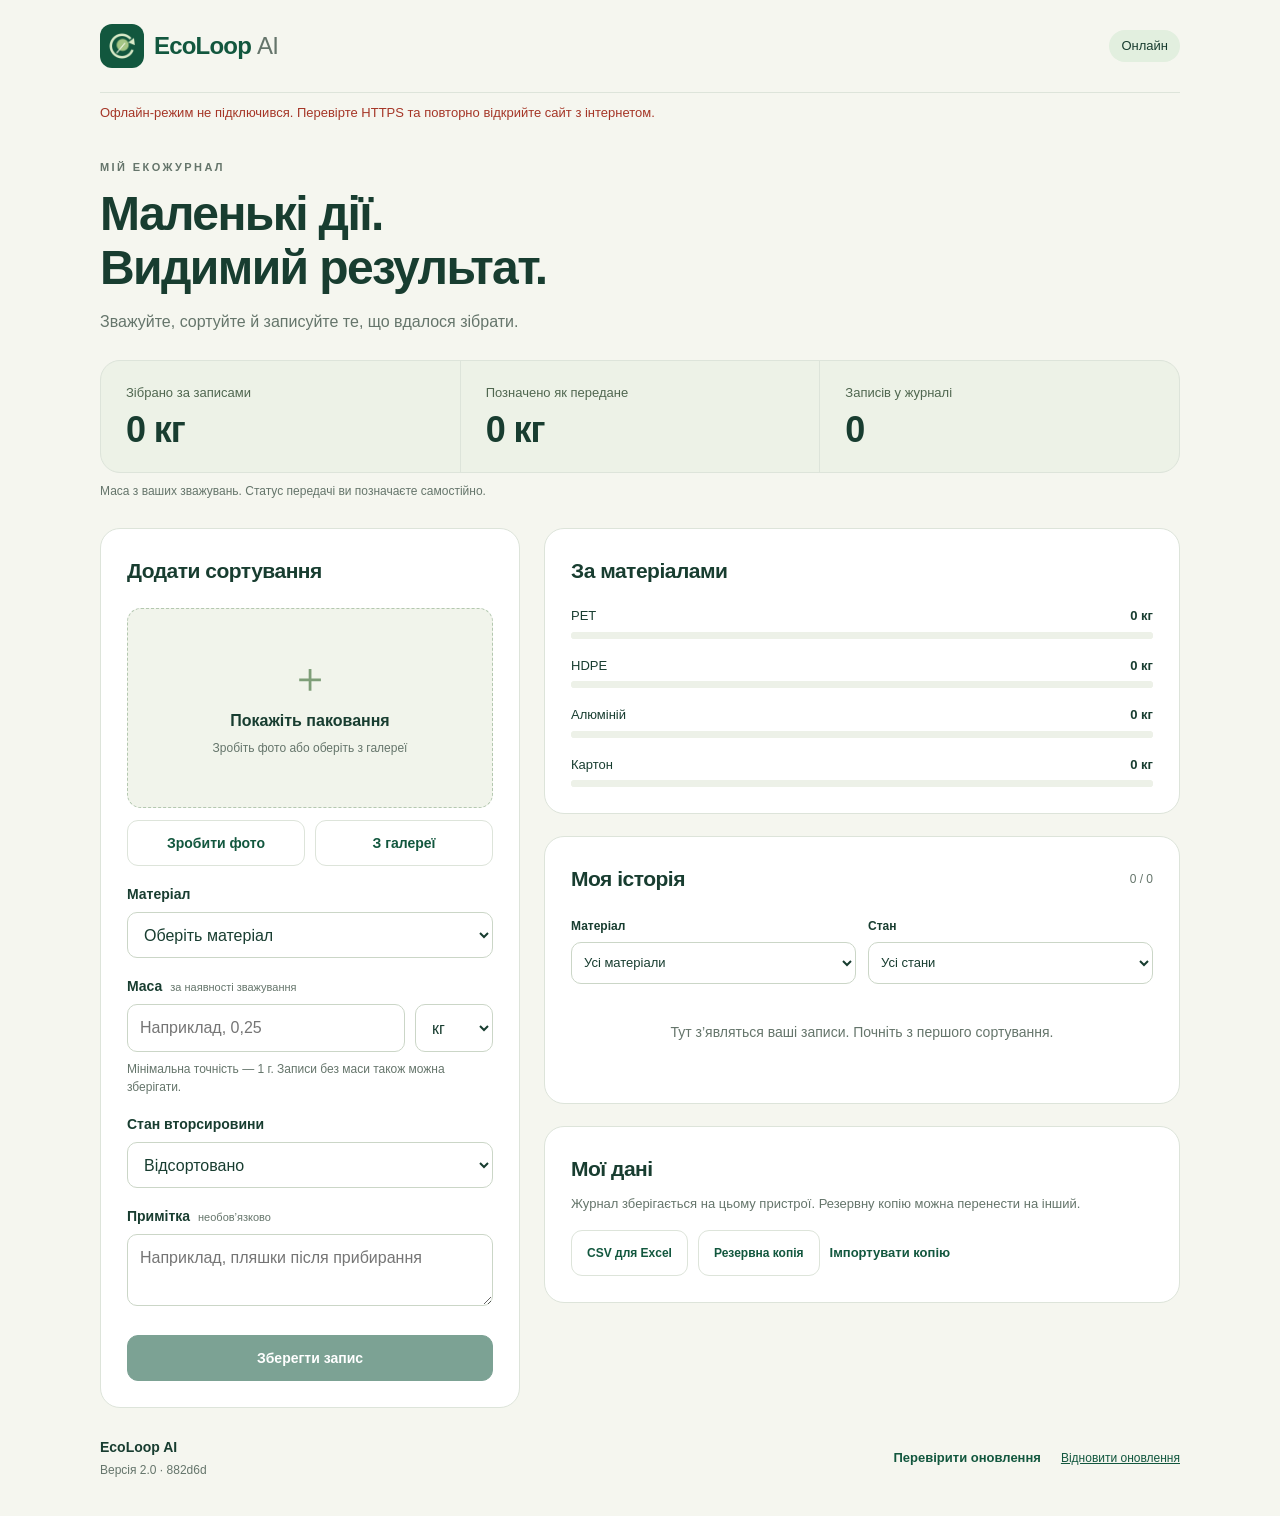
<file: index.html>
<!doctype html>
<html lang="uk">
<head>
  <meta charset="utf-8">
  <meta name="viewport" content="width=device-width, initial-scale=1, viewport-fit=cover">
  <meta name="theme-color" content="#12573e">
  <meta name="app-version" content="882d6d195131">
  <meta name="description" content="Сортуйте паковання, записуйте масу вторсировини та відстежуйте свої результати.">
  <title>EcoLoop AI — мій екожурнал</title>
  <link rel="icon" href="./icons/icon-192.png" type="image/png">
  <link rel="apple-touch-icon" href="./icons/icon-192.png">
  <link rel="manifest" href="./manifest.webmanifest">
  <link rel="stylesheet" href="./style.css?v=882d6d195131">
  <script src="./store.js?v=882d6d195131" defer></script>
  <script src="./app.js?v=882d6d195131" defer></script>
</head>
<body>
  <a class="skip-link" href="#main">До вмісту</a>
  <header class="topbar wrap">
    <a class="brand" href="./" aria-label="EcoLoop AI — головна">
      <img src="./icons/icon-192.png" alt="" width="44" height="44">
      <span>EcoLoop <span class="brand-ai">AI</span></span>
    </a>
    <span id="connection" class="connection">Онлайн</span>
  </header>

  <main id="main" class="wrap">
    <section id="update-banner" class="update-banner" hidden aria-label="Оновлення застосунку">
      <div><strong id="update-title">Доступне оновлення</strong><p id="update-description">Завантажте нову версію EcoLoop.</p></div>
      <button id="apply-update" type="button">Оновити</button>
    </section>
    <p id="global-status" class="status" role="status"></p>

    <div class="intro"><p class="eyebrow">МІЙ ЕКОЖУРНАЛ</p><h1>Маленькі дії.<br>Видимий результат.</h1><p>Зважуйте, сортуйте й записуйте те, що вдалося зібрати.</p></div>

    <section class="stats" aria-label="Загальні результати">
      <div class="stat"><span>Зібрано за записами</span><strong id="total-weight">0 <small>кг</small></strong></div>
      <div class="stat"><span>Позначено як передане</span><strong id="handed-weight">0 <small>кг</small></strong></div>
      <div class="stat"><span>Записів у журналі</span><strong id="record-count">0</strong></div>
    </section>
    <p class="stats-note">Маса з ваших зважувань. Статус передачі ви позначаєте самостійно.</p>

    <div class="workspace">
      <section class="card entry-card" aria-labelledby="form-heading">
        <div class="section-top"><h2 id="form-heading">Додати сортування</h2><span class="small-label">Новий запис</span></div>
        <form id="sorting-form">
          <div class="photo-area">
            <div id="photo-placeholder"><span class="photo-symbol" aria-hidden="true">＋</span><p>Покажіть паковання</p><span>Зробіть фото або оберіть з галереї</span></div>
            <img id="preview" alt="Вибране паковання" hidden>
            <button id="remove-photo" class="photo-remove" type="button" hidden aria-label="Прибрати фото">×</button>
          </div>
          <div class="photo-actions"><button id="take-photo" class="secondary" type="button">Зробити фото</button><button id="choose-photo" class="secondary" type="button">З галереї</button></div>
          <input id="camera" type="file" accept="image/*" capture="environment" hidden>
          <input id="photo" type="file" accept="image/*" hidden>
          <p id="photo-status" class="field-help" role="status"></p>

          <label for="material">Матеріал</label>
          <select id="material" required><option value="">Оберіть матеріал</option><option value="pet">PET · пластик 1</option><option value="hdpe">HDPE · пластик 2</option><option value="aluminum">Алюміній</option><option value="cardboard">Картон</option><option value="unknown">Не знаю</option></select>
          <section id="instructions" class="instructions" hidden aria-labelledby="instructions-heading"><h3 id="instructions-heading">Як підготувати</h3><p id="instruction-text"></p></section>

          <label for="weight">Маса <span class="optional">за наявності зважування</span></label>
          <div class="weight-row"><input id="weight" type="text" inputmode="decimal" placeholder="Наприклад, 0,25" aria-describedby="weight-help"><select id="weight-unit" aria-label="Одиниця маси"><option value="kg">кг</option><option value="g">г</option></select></div>
          <p id="weight-help" class="field-help">Мінімальна точність — 1 г. Записи без маси також можна зберігати.</p>

          <label for="record-status">Стан вторсировини</label>
          <select id="record-status"><option value="sorted">Відсортовано</option><option value="handed">Передано на приймання</option></select>
          <label for="note">Примітка <span class="optional">необов’язково</span></label>
          <textarea id="note" rows="2" maxlength="200" placeholder="Наприклад, пляшки після прибирання"></textarea>
          <button id="save-sorting" class="primary full" type="submit" disabled>Зберегти запис</button>
          <button id="cancel-edit" class="text-button full" type="button" hidden>Скасувати редагування</button>
          <p id="save-status" class="status" role="status"></p>
        </form>
      </section>

      <div class="journal-column">
        <section class="card" aria-labelledby="materials-heading"><h2 id="materials-heading">За матеріалами</h2><div id="material-totals" class="material-totals"></div><p id="unweighed-note" class="field-help"></p></section>
        <section class="card history-card" aria-labelledby="history-heading">
          <div class="section-top"><h2 id="history-heading">Моя історія</h2><span id="history-count" class="small-label">0 записів</span></div>
          <div class="filters"><div><label for="filter-material">Матеріал</label><select id="filter-material"><option value="all">Усі матеріали</option><option value="pet">PET</option><option value="hdpe">HDPE</option><option value="aluminum">Алюміній</option><option value="cardboard">Картон</option></select></div><div><label for="filter-status">Стан</label><select id="filter-status"><option value="all">Усі стани</option><option value="sorted">Відсортовано</option><option value="handed">Передано</option></select></div></div>
          <p id="empty-history" class="empty-state">Тут з’являться ваші записи. Почніть з першого сортування.</p>
          <ul id="sorting-history" class="history-list"></ul>
          <div id="undo-panel" class="undo-panel" hidden><span>Запис видалено.</span><button id="undo-delete" type="button" class="text-button">Повернути</button></div>
        </section>
        <section class="card data-card" aria-labelledby="data-heading"><h2 id="data-heading">Мої дані</h2><p>Журнал зберігається на цьому пристрої. Резервну копію можна перенести на інший.</p><div class="data-actions"><button id="export-history" class="secondary" type="button">CSV для Excel</button><button id="backup-history" class="secondary" type="button">Резервна копія</button><button id="restore-history" class="text-button" type="button">Імпортувати копію</button></div><input id="backup-file" type="file" accept=".json,application/json" hidden><p id="export-status" class="status" role="status"></p></section>
      </div>
    </div>
    <noscript><p class="card">Для роботи екожурналу увімкніть JavaScript у браузері.</p></noscript>
  </main>
  <footer class="footer wrap"><div><strong>EcoLoop AI</strong><span id="app-version">Версія 2.0</span></div><button id="check-update" class="text-button" type="button">Перевірити оновлення</button><a href="./update.html">Відновити оновлення</a></footer>
</body>
</html>
</file>
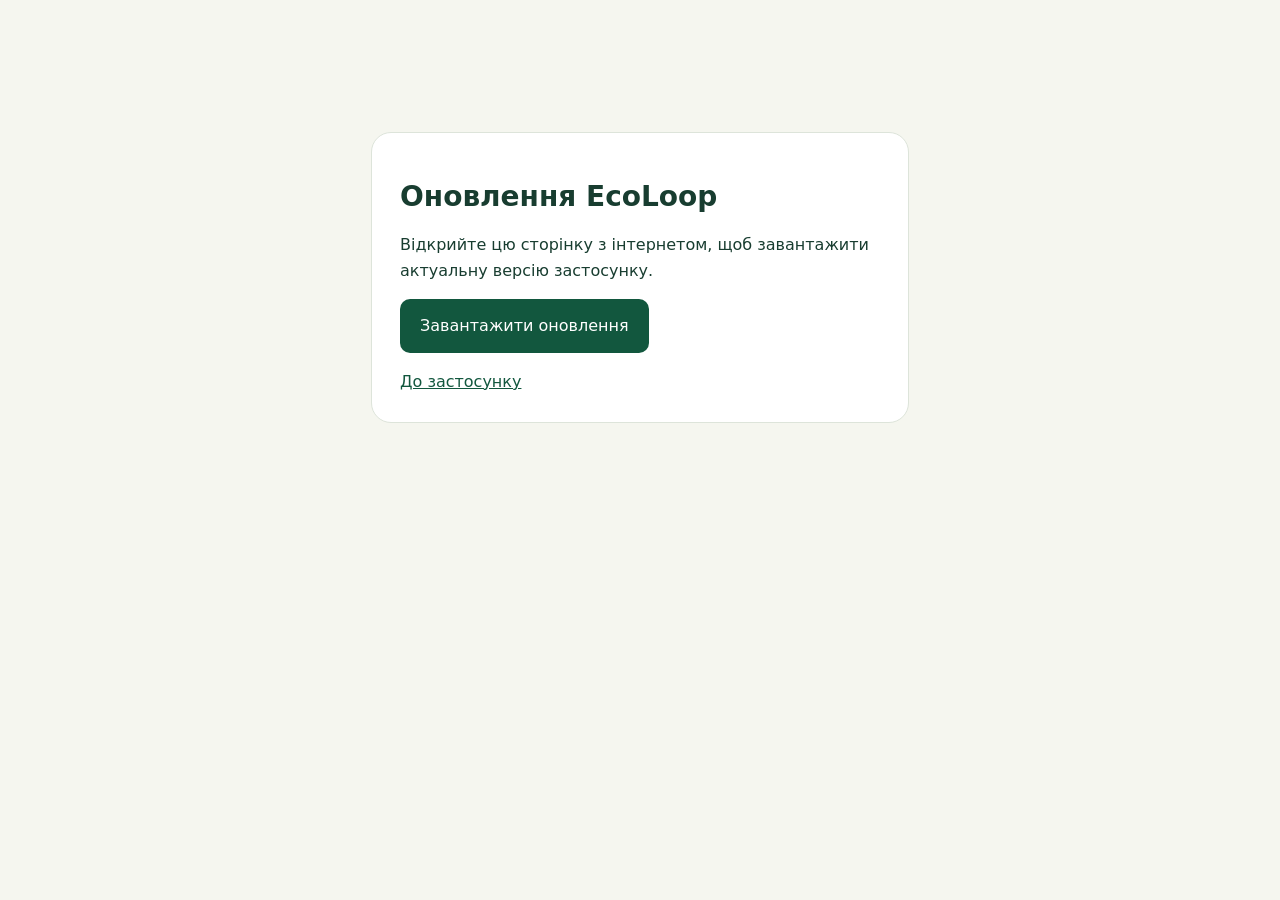
<file: update.html>
<!doctype html>
<html lang="uk">
<head>
<meta charset="utf-8"><meta name="viewport" content="width=device-width,initial-scale=1">
<meta name="theme-color" content="#12573e"><title>Оновлення EcoLoop</title>
<style>body{font-family:system-ui,sans-serif;background:#f5f6ef;color:#183d30;margin:0;padding:24px;line-height:1.6}main{max-width:480px;margin:12vh auto;background:white;border:1px solid #dde4da;border-radius:20px;padding:28px}h1{font-size:28px;line-height:1.2}button,a{font:inherit}button{background:#12573e;color:white;border:0;border-radius:10px;padding:14px 20px;cursor:pointer}button:disabled{opacity:.6}#status{overflow-wrap:anywhere}a{color:#12573e}</style>
</head>
<body><main><h1>Оновлення EcoLoop</h1><p>Відкрийте цю сторінку з інтернетом, щоб завантажити актуальну версію застосунку.</p><button id="update" type="button">Завантажити оновлення</button><p id="status" role="status"></p><a id="return" href="./">До застосунку</a></main>
<script>
"use strict";
const button = document.getElementById("update");
const status = document.getElementById("status");
button.addEventListener("click", async () => {
  button.disabled = true;
  status.textContent = "Завантажуємо файли…";
  try {
    if (!("serviceWorker" in navigator)) throw new Error("Відкрийте сторінку через HTTPS у Chrome або Safari.");
    // Унікальні URL обходять старий кеш під час одноразового переходу.
    const versionUrl = new URL("./version.json", location.href);
    versionUrl.searchParams.set("check", Date.now());
    const response = await fetch(versionUrl, { cache: "no-store" });
    if (!response.ok) throw new Error("Файли ще не опубліковано. Дочекайтеся завершення GitHub Actions.");
    const version = await response.json();
    if (typeof version.version !== "string") throw new Error("Сервер повернув некоректну версію.");
    const registration = await navigator.serviceWorker.register("./sw.js", { updateViaCache: "none" });
    await registration.update();
    if (registration.installing) {
      const worker = registration.installing;
      await new Promise((resolve, reject) => {
        const timer = setTimeout(() => finish(new Error("Завантаження триває. Спробуйте ще раз.")), 45000);
        function finish(error) { clearTimeout(timer); worker.removeEventListener("statechange", changed); error ? reject(error) : resolve(); }
        function changed() {
          if (["installed", "activated"].includes(worker.state)) finish();
          if (worker.state === "redundant") finish(new Error("Перевірте, що всі файли та папку icons завантажено на GitHub."));
        }
        worker.addEventListener("statechange", changed);
        changed();
      });
    }
    if (registration.waiting) {
      await new Promise((resolve, reject) => {
        const worker = registration.waiting;
        const timer = setTimeout(() => finish(new Error("Повторіть оновлення після закриття інших вікон EcoLoop.")), 15000);
        function finish(error) { clearTimeout(timer); worker.removeEventListener("statechange", changed); error ? reject(error) : resolve(); }
        function changed() { if (worker.state === "activated") finish(); if (worker.state === "redundant") finish(new Error("Оновлення перервано.")); }
        worker.addEventListener("statechange", changed);
        worker.postMessage({ type: "SKIP_WAITING" });
        changed();
      });
    }
    const target = new URL("./", location.href);
    target.searchParams.set("updated", Date.now());
    location.replace(target);
  } catch (error) {
    status.textContent = error.message;
    button.disabled = false;
  }
});
</script></body></html>
</file>
<file: style.css>
:root{color-scheme:light;--green:#12573e;--ink:#183d30;--muted:#65756b;--line:#dde4da;--paper:#f5f6ef;--mint:#e7f2df;--white:#fff;--danger:#a53627}
*{box-sizing:border-box}body{margin:0;background:var(--paper);color:var(--ink);font-family:Inter,"Segoe UI",Arial,sans-serif;line-height:1.5}button,input,select,textarea{font:inherit}button,a,input,select,textarea{-webkit-tap-highlight-color:transparent}button{cursor:pointer}button:disabled{cursor:default;opacity:.55}[hidden]{display:none!important}button:focus-visible,a:focus-visible,input:focus-visible,select:focus-visible,textarea:focus-visible{outline:3px solid #6bad79;outline-offset:3px}a{color:var(--green)}.wrap{width:min(1080px,calc(100% - 48px));margin-inline:auto}.topbar{display:flex;align-items:center;justify-content:space-between;padding-block:24px;border-bottom:1px solid var(--line)}.brand{display:flex;align-items:center;gap:10px;text-decoration:none;font-size:24px;font-weight:750;letter-spacing:-.8px}.brand img{border-radius:12px}.brand-ai{font-weight:400;color:var(--muted)}.connection{font-size:13px;background:#e2efdf;padding:6px 12px;border-radius:30px;white-space:nowrap}.connection.offline{background:#f4e7cc;color:#745414}.intro{padding:36px 0 26px}.eyebrow{font-size:11px;letter-spacing:2.4px;font-weight:700;color:var(--muted);margin:0 0 12px}h1{font-size:clamp(32px,4.5vw,48px);line-height:1.12;letter-spacing:-1.6px;font-weight:650;margin:0 0 15px}.intro>p:last-child{margin:0;color:var(--muted);font-size:16px}h2{font-size:21px;letter-spacing:-.5px;margin:0}h3{font-size:14px;margin:0 0 5px}.stats{display:grid;grid-template-columns:1fr 1fr 1fr;gap:1px;background:var(--line);border:1px solid var(--line);border-radius:20px;overflow:hidden}.stat{background:#edf2e7;padding:22px 25px;display:flex;flex-direction:column;gap:8px}.stat>span{font-size:13px;color:#506750}.stat strong{font-size:36px;font-weight:650;letter-spacing:-1.1px;line-height:1.1;font-variant-numeric:tabular-nums}.stat small{font-size:17px;font-weight:400;letter-spacing:0}.stats-note{font-size:12px;color:var(--muted);margin:9px 0 28px}.workspace{display:grid;grid-template-columns:minmax(0,420px) minmax(0,1fr);align-items:start;gap:24px}.card{padding:26px;border:1px solid var(--line);border-radius:20px;background:var(--white)}.section-top{display:flex;justify-content:space-between;align-items:center;gap:12px;margin-bottom:22px}.small-label{color:var(--muted);font-size:12px}.entry-card>.section-top .small-label{display:none}.journal-column{display:grid;gap:22px}.photo-area{position:relative;background:#f1f4eb;border:1px dashed #b4c8b0;border-radius:14px;min-height:200px;display:flex;justify-content:center;align-items:center;overflow:hidden;text-align:center}.photo-symbol{display:block;font-size:42px;font-weight:200;line-height:1;color:#7e9e78}.photo-area p{margin:10px 0 2px;font-weight:600}.photo-area span:last-child{font-size:12px;color:var(--muted)}#preview{display:block;width:100%;height:220px;object-fit:contain}.photo-remove{position:absolute;right:8px;top:8px;width:38px;height:38px;border:1px solid var(--line);border-radius:50%;background:white;font-size:24px;color:var(--ink)}.photo-actions{display:grid;grid-template-columns:1fr 1fr;gap:10px;margin-top:12px}.secondary,.primary,.update-banner button{min-height:46px;padding:11px 15px;border-radius:11px;border:1px solid var(--line);background:white;color:var(--green);font-size:14px;font-weight:600}.secondary:hover{background:#f0f5ec}.primary,.update-banner button{background:var(--green);color:white;border-color:var(--green)}.primary:hover{background:#0a432e}.full{width:100%}#save-sorting{margin-top:22px}label{display:block;font-size:14px;font-weight:600;margin:18px 0 7px}.optional{font-size:11px;color:var(--muted);font-weight:400;margin-left:4px}input:not([type=file]),select,textarea{width:100%;min-height:46px;padding:11px 12px;color:var(--ink);background:white;border:1px solid #cbd6c7;border-radius:10px;font-size:16px}textarea{resize:vertical}.weight-row{display:grid;grid-template-columns:1fr 78px;gap:10px}.field-help{font-size:12px;color:var(--muted);margin:8px 0 0}.field-help:empty{display:none}.instructions{background:var(--mint);padding:14px 16px;border-radius:12px;margin-top:14px}.instructions p{font-size:13px;margin:0}.status{font-size:13px;margin:10px 0 0;overflow-wrap:anywhere}.status:empty{display:none}.status.error{color:var(--danger)}.material-totals{margin-top:20px;display:grid;gap:17px}.material-label{display:flex;justify-content:space-between;font-size:13px;margin-bottom:6px}.material-label strong{font-weight:600}progress{width:100%;height:7px;appearance:none;border:0;border-radius:20px;background:#edf1e8;display:block}progress::-webkit-progress-bar{background:#edf1e8;border-radius:20px}progress::-webkit-progress-value{background:#8ba97c;border-radius:20px}progress::-moz-progress-bar{background:#8ba97c;border-radius:20px}.filters{display:grid;grid-template-columns:1fr 1fr;gap:12px;margin-bottom:18px}.filters label{font-size:12px;margin-top:0}.filters select{font-size:13px;min-height:42px;padding:8px}.history-list{list-style:none;padding:0;margin:0;max-height:560px;overflow:auto}.history-item{padding:17px 0;border-top:1px solid var(--line)}.record-top{display:flex;align-items:center;justify-content:space-between;gap:10px}.record-material{font-weight:650}.record-mass{font-weight:600;font-variant-numeric:tabular-nums}.record-meta{display:flex;gap:10px;align-items:center;margin:5px 0;color:var(--muted);font-size:12px;flex-wrap:wrap}.record-badge{padding:3px 7px;border-radius:6px;background:#edf3e6;color:#4c6b42}.record-note{font-size:13px;margin:8px 0;white-space:pre-wrap;overflow-wrap:anywhere}.record-actions{display:flex;gap:16px}.text-button{border:0;background:transparent;color:var(--green);padding:10px 0;min-height:44px;font-size:13px;font-weight:600}.text-button:hover{text-decoration:underline}.record-actions .delete{color:var(--danger)}.empty-state{font-size:14px;color:var(--muted);padding:20px 0;text-align:center}.data-card>p{font-size:13px;color:var(--muted);margin:10px 0 16px}.data-actions{display:flex;gap:10px;flex-wrap:wrap}.data-actions .secondary{font-size:12px}.undo-panel{display:flex;align-items:center;justify-content:space-between;gap:10px;padding:8px 12px;background:var(--mint);border-radius:10px;font-size:13px;margin-top:14px}.footer{padding-block:28px 36px;display:flex;gap:20px;align-items:center;flex-wrap:wrap;color:var(--muted);font-size:12px}.footer>div{margin-right:auto;display:flex;flex-direction:column;gap:3px}.footer strong{color:var(--ink);font-size:14px}.footer a{font-size:12px}.update-banner{margin-top:22px;background:#dcebd3;padding:18px 22px;border-radius:14px;display:flex;gap:18px;align-items:center;justify-content:space-between}.update-banner p{font-size:13px;margin:4px 0 0}.update-banner button{flex-shrink:0}.skip-link{position:absolute;left:20px;top:-80px;background:white;padding:12px;z-index:9}.skip-link:focus{top:10px}
@media(max-width:760px){.wrap{width:calc(100% - 32px)}.workspace{grid-template-columns:1fr;gap:18px}.topbar{padding-block:17px}.intro{padding-top:28px}h1{font-size:36px}.stat{padding:16px 12px}.stat strong{font-size:28px}.stat>span{font-size:11px;min-height:33px}.stat small{font-size:13px}.card{padding:21px}.stats-note{margin-bottom:22px}.journal-column{gap:18px}.footer{gap:12px}.update-banner{padding:16px;align-items:flex-start}.update-banner button{padding:10px}.photo-area{min-height:185px}.status{scroll-margin-top:20px}}
@media(prefers-reduced-motion:no-preference){button{transition:background .15s ease}}
</file>
